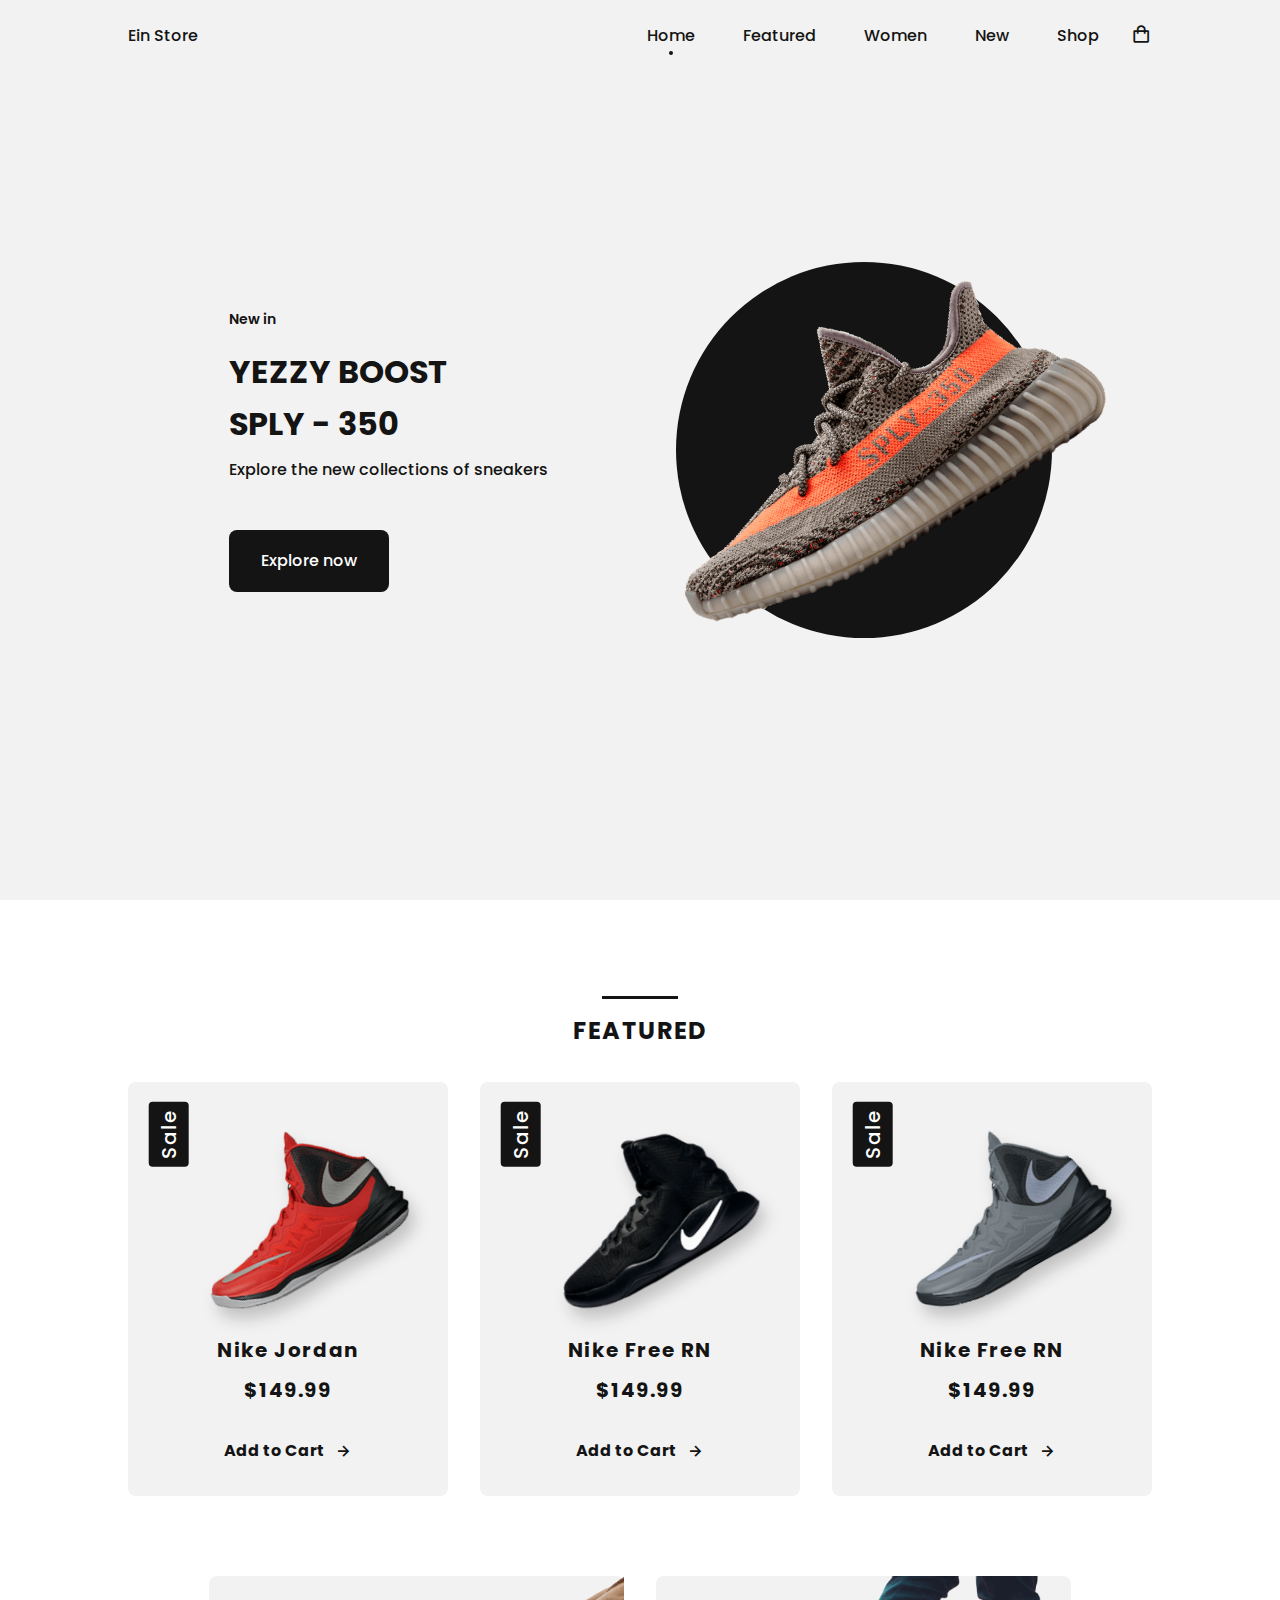
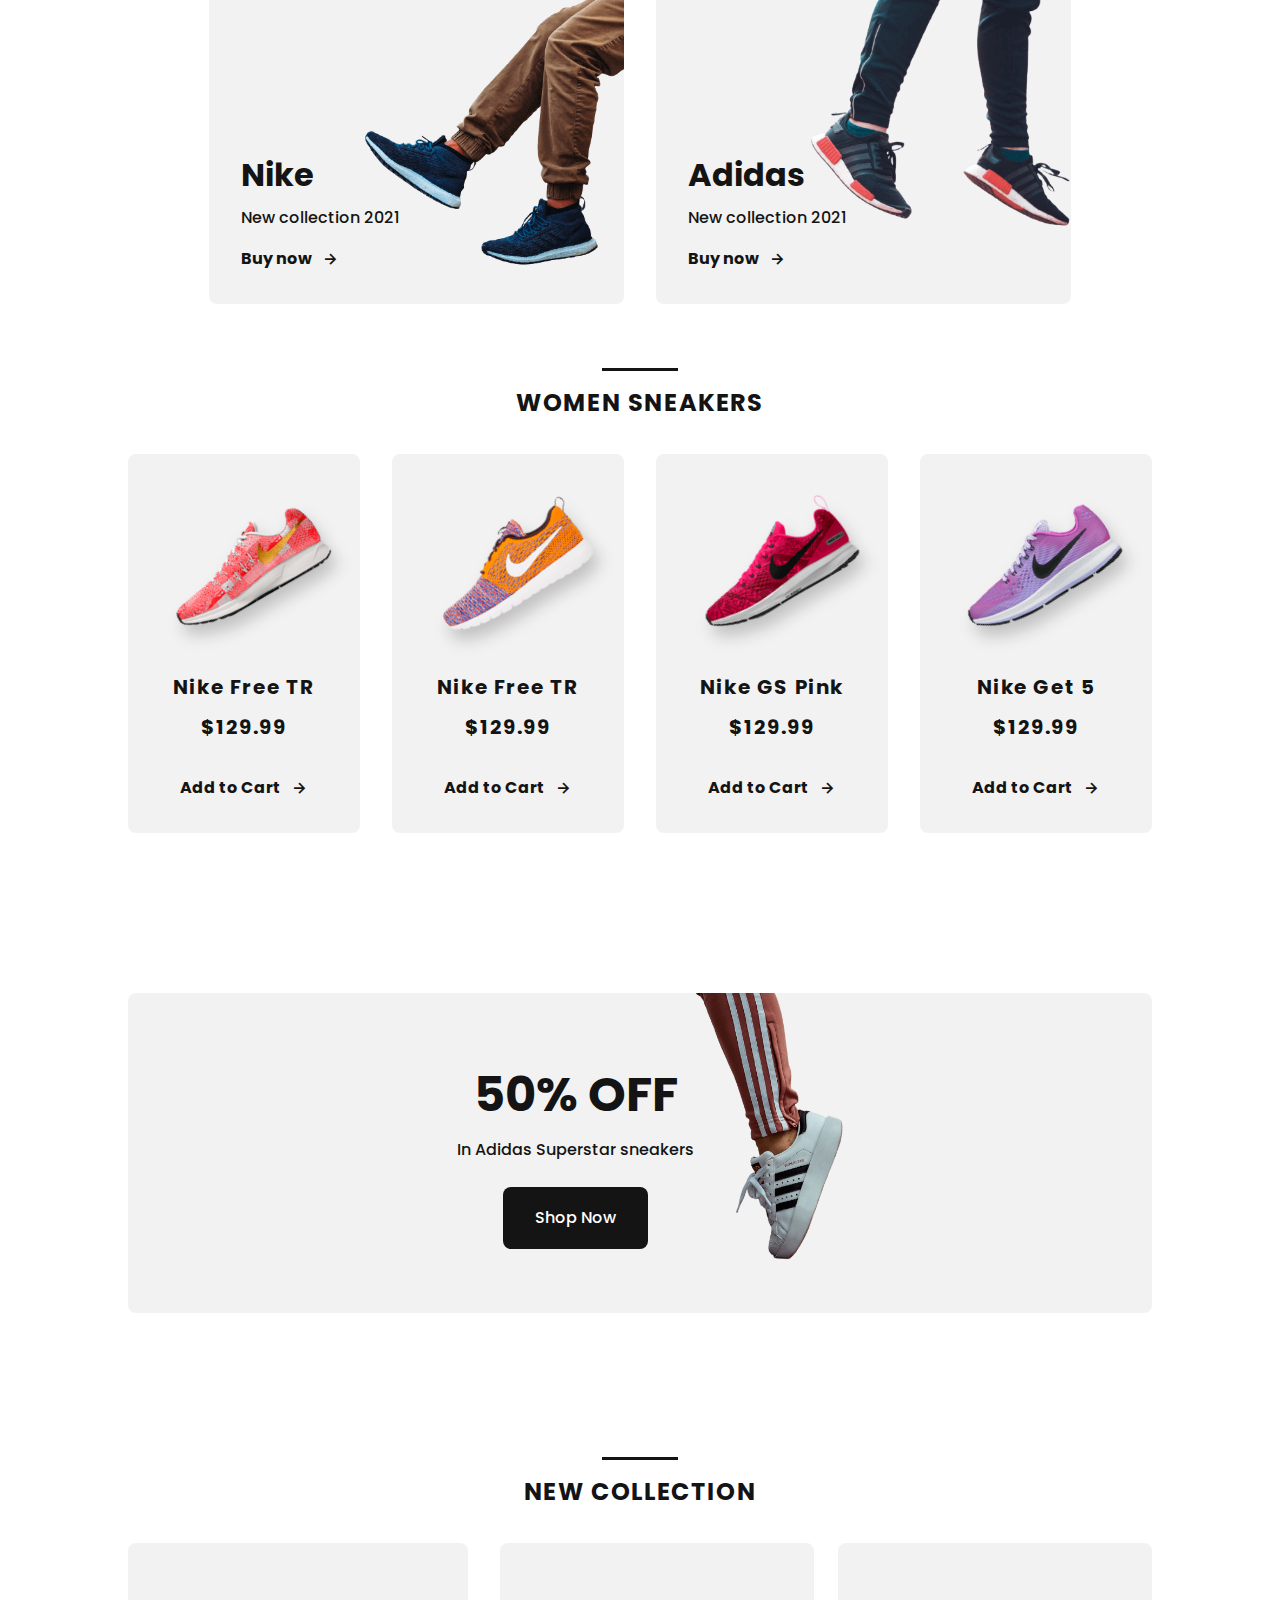
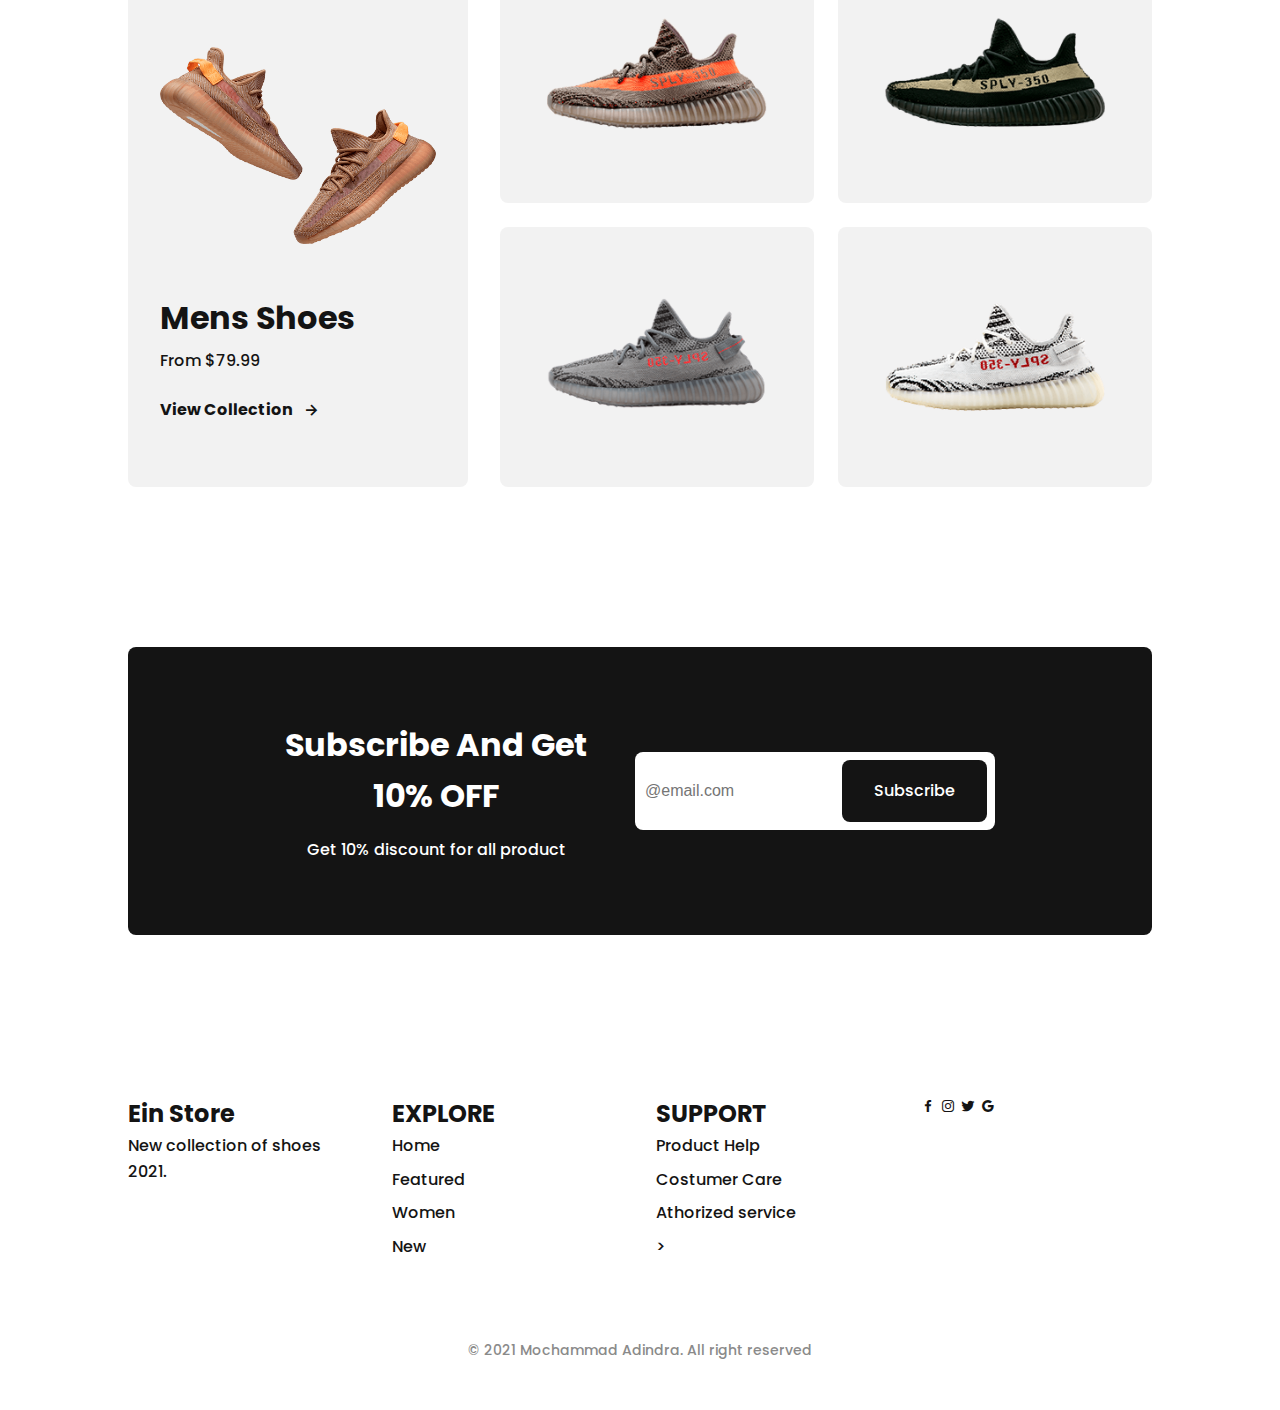
<file: index.html>
<!DOCTYPE html>
<html lang="en">

<head>
    <meta charset="UTF-8">
    <meta name="viewport" content="width=device-width, initial-scale=1.0">

    <!-- ===== CSS ===== -->
    <link rel="stylesheet" href="assets/css/styles.css">

    <!-- ===== BOX ICONS ===== -->
    <link href='https://unpkg.com/boxicons@2.0.7/css/boxicons.min.css' rel='stylesheet'>

    <title>Responsive Ecommerce Website Sneakers</title>
</head>

<body>
    <!--===== HEADER =====-->
    <header class="header_top" id="header">
        <nav class="nav bd-grid">
            <div class="nav__toggle" id="nav-toggle">
                <i class="bx bxs-grid"></i>
            </div>

            <a href="#" class="nav__logo">Ein Store</a>

            <div class="nav__menu" id="nav-menu">
                <ul class="nav__list">
                    <li class="nav__item"><a href="#home" class="nav__link active">Home</a></li>
                    <li class="nav__item"><a href="#featured" class="nav__link">Featured</a></li>
                    <li class="nav__item"><a href="#women" class="nav__link">Women</a></li>
                    <li class="nav__item"><a href="#new" class="nav__link">New</a></li>
                    <li class="nav__item"><a href="./shop.html" class="nav__link">Shop</a></li>
                </ul>
            </div>

            <div class="nav__shop">
                <i class='bx bx-shopping-bag'></i>
            </div>
        </nav>
    </header>

    <main class="l-main">
        <!--===== HOME =====-->
        <section class="home" id="home">
            <div class="home__container bd-grid">
                <div class="home__sneaker">
                    <div class="home__shape"></div>
                    <img src="assets/img/imghome.png" alt="" class="home__img">
                </div>

                <div class="home__data">
                    <span class="home__new">New in</span>
                    <h1 class="home__title">YEZZY BOOST <br> SPLY - 350</h1>
                    <p class="home__description">Explore the new collections of sneakers</p>
                    <a href="#" class="button">Explore now</a>
                </div>
            </div>
        </section>

        <!--===== FEATURED =====-->
        <section class="featured section" id="featured">
            <h2 class="section-title">FEATURED</h2>

            <div class="featured__container bd-grid">
                <article class="sneaker">
                    <div class="sneaker__sale">Sale</div>
                    <img src="assets/img/featured1.png" alt="" class="sneaker__img">
                    <span class="sneaker__name">Nike Jordan</span>
                    <span class="sneaker__preci">$149.99</span>
                    <a href="" class="button-light">Add to Cart <i class='bx bx-right-arrow-alt button-icon'></i></a>
                </article>

                <article class="sneaker">
                    <div class="sneaker__sale">Sale</div>
                    <img src="assets/img/featured2.png" alt="" class="sneaker__img">
                    <span class="sneaker__name">Nike Free RN</span>
                    <span class="sneaker__preci">$149.99</span>
                    <a href="" class="button-light">Add to Cart <i class='bx bx-right-arrow-alt button-icon'></i></a>
                </article>

                <article class="sneaker">
                    <div class="sneaker__sale">Sale</div>
                    <img src="assets/img/featured3.png" alt="" class="sneaker__img">
                    <span class="sneaker__name">Nike Free RN</span>
                    <span class="sneaker__preci">$149.99</span>
                    <a href="" class="button-light">Add to Cart <i class='bx bx-right-arrow-alt button-icon'></i></a>
                </article>
            </div>
        </section>

        <!--===== COLLECTION =====-->
        <section class="collection" section>
            <div class="collection__container bd-grid">
                <div class="collection__card">
                    <div class="collection__data">
                        <h3 class="collection__name">Nike</h3>
                        <p class="collection__description">New collection 2021</p>
                        <a href="#" class="button-light">Buy now <i class='bx bx-right-arrow-alt button-icon'></i></a>
                    </div>

                    <img src="assets/img/collection1.png" alt="" class="collection__img">
                </div>

                <div class="collection__card">
                    <div class="collection__data">
                        <h3 class="collection__name">Adidas</h3>
                        <p class="collection__description">New collection 2021</p>
                        <a href="#" class="button-light">Buy now <i class='bx bx-right-arrow-alt button-icon'></i></a>
                    </div>

                    <img src="assets/img/collection2.png" alt="" class="collection__img">
                </div>
            </div>
        </section>

        <!--===== WOMEN SNEAKERS =====-->
        <section class="women section" id="women">
            <h2 class="section-title">WOMEN SNEAKERS</h2>

            <div class="women__container bd-grid">
                <article class="sneaker">
                    <img src="assets/img/women1.png" alt="" class="sneaker__img">
                    <span class="sneaker__name">Nike Free TR</span>
                    <span class="sneaker__preci">$129.99</span>
                    <a href="" class="button-light">Add to Cart <i class='bx bx-right-arrow-alt button-icon'></i></a>
                </article>

                <article class="sneaker">
                    <img src="assets/img/women2.png" alt="" class="sneaker__img">
                    <span class="sneaker__name">Nike Free TR</span>
                    <span class="sneaker__preci">$129.99</span>
                    <a href="" class="button-light">Add to Cart <i class='bx bx-right-arrow-alt button-icon'></i></a>
                </article>

                <article class="sneaker">
                    <img src="assets/img/women3.png" alt="" class="sneaker__img">
                    <span class="sneaker__name">Nike GS Pink</span>
                    <span class="sneaker__preci">$129.99</span>
                    <a href="" class="button-light">Add to Cart <i class='bx bx-right-arrow-alt button-icon'></i></a>
                </article>

                <article class="sneaker">
                    <img src="assets/img/women4.png" alt="" class="sneaker__img">
                    <span class="sneaker__name">Nike Get 5</span>
                    <span class="sneaker__preci">$129.99</span>
                    <a href="" class="button-light">Add to Cart <i class='bx bx-right-arrow-alt button-icon'></i></a>
                </article>
            </div>
        </section>

        <!--===== OFFER =====-->
        <section class="offer section">
            <div class="offer__container bd-grid">
                <div class="offer__data">
                    <h3 class="offer__title">50% OFF</h3>
                    <p class="offer__description">In Adidas Superstar sneakers</p>
                    <a href="#" class="button">Shop Now</a>
                </div>
                
                <img src="assets/img/offert.png" alt="" class="offer__img">
                
            </div>
        </section>

        <section class="new section" id="new">
            <h2 class="section-title">NEW COLLECTION</h2>

            <div class="new__container bd-grid">
                <div class="new__mens">
                    <img src="assets/img/new1.png" alt="" class="new__mens-img">
                    <h3 class="new__title">Mens Shoes</h3>
                    <span class="new__preci">From $79.99</span>
                    <a href="#" class="button-light">View Collection<i class='bx bx-right-arrow-alt button-icon'></i></a>
                </div>

                <div class="new__sneaker">
                    <div class="new__sneaker-card">
                        <img src="assets/img/new2.png" alt="" class="new__sneaker-img">
                        <div class="new__sneaker-overlay">
                            <a href="#" class="button">Add to Cart</a>
                        </div>
                    </div>

                    <div class="new__sneaker-card">
                        <img src="assets/img/new3.png" alt="" class="new__sneaker-img">
                        <div class="new__sneaker-overlay">
                            <a href="#" class="button">Add to Cart</a>
                        </div>
                    </div>

                    <div class="new__sneaker-card">
                        <img src="assets/img/new4.png" alt="" class="new__sneaker-img">
                        <div class="new__sneaker-overlay">
                            <a href="#" class="button">Add to Cart</a>
                        </div>
                    </div>

                    <div class="new__sneaker-card">
                        <img src="assets/img/new5.png" alt="" class="new__sneaker-img">
                        <div class="new__sneaker-overlay">
                            <a href="#" class="button">Add to Cart</a>
                        </div>
                    </div>
                </div>
            </div>
        </section>

        <!--===== NEWSLETTER =====-->
        <section class="newsletter section">
            <div class="newsletter__container bd-grid">
                <div>
                    <h3 class="newsletter__title">Subscribe And Get <br> 10% OFF</h3>
                    <p class="newsletter__description">Get 10% discount for all product</p>
                </div>

                <form action="" class="newsletter__subscribe">
                    <input type="text" placeholder="@email.com" class="newsletter__input">
                    <a href="#" class="button">Subscribe</a>
                </form>
            </div>
        </section>
    </main>

    <!--===== FOOTER =====-->
    <footer class="footer section">
        <div class="footer__container bd-grid">
            <div class="footer__box">
                <h3 class="footer__title">Ein Store</h3>
                <p class="footer__description">New collection of shoes 2021.</p>
            </div>
            
            <div class="footer__box">
                <h3 class="footer__title">EXPLORE</h3>
                <ul>
                    <li><a href="#home" class="footer__link">Home</a></li>
                    <li><a href="#featured" class="footer__link">Featured</a></li>
                    <li><a href="#women" class="footer__link"></a>Women</li>
                    <li><a href="#new" class="footer__link"></a>New</li>
                </ul>
            </div>
            
            <div class="footer__box">
                <h3 class="footer__title">SUPPORT</h3>
                <ul>
                    <li><a href="#" class="footer__link">Product Help</a></li>
                    <li><a href="#" class="footer__link">Costumer Care</a></li>
                    <li><a href="#" class="footer__link">Athorized service</a></li>>
                </ul>
            </div>
            
            <div class="footer__box">
                <a href="#" class="footer_social"><i class='bx bxl-facebook'></i></a>                
                <a href="#" class="footer_social"><i class='bx bxl-instagram'></i></a>                
                <a href="#" class="footer_social"><i class='bx bxl-twitter'></i></a>                
                <a href="#" class="footer_social"><i class='bx bxl-google'></i></a>                
            </div>
        </div>

        <p class="footer__copy">&#169; 2021 Mochammad Adindra. All right reserved </p>
    </footer>

    <!--===== MAIN JS =====-->
    <script src="assets/js/main.js"></script>
</body>

</html>
</file>
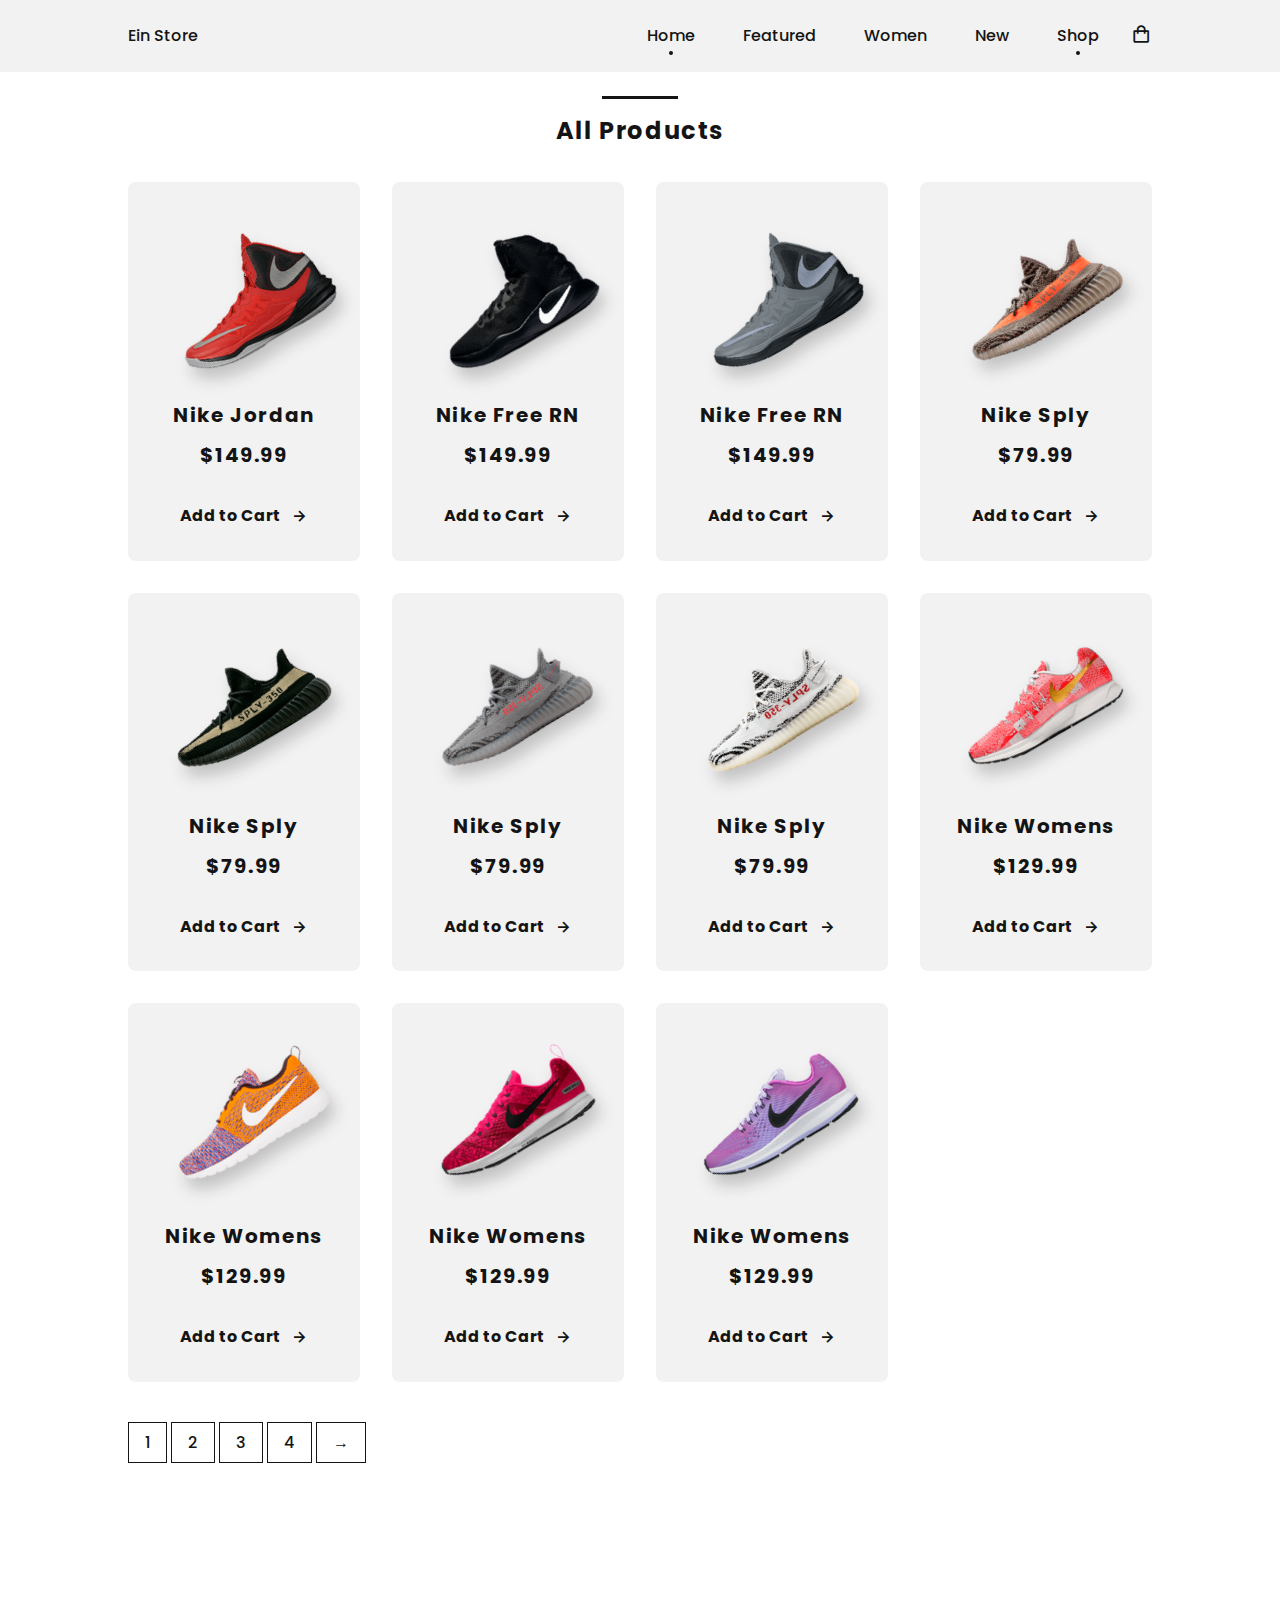
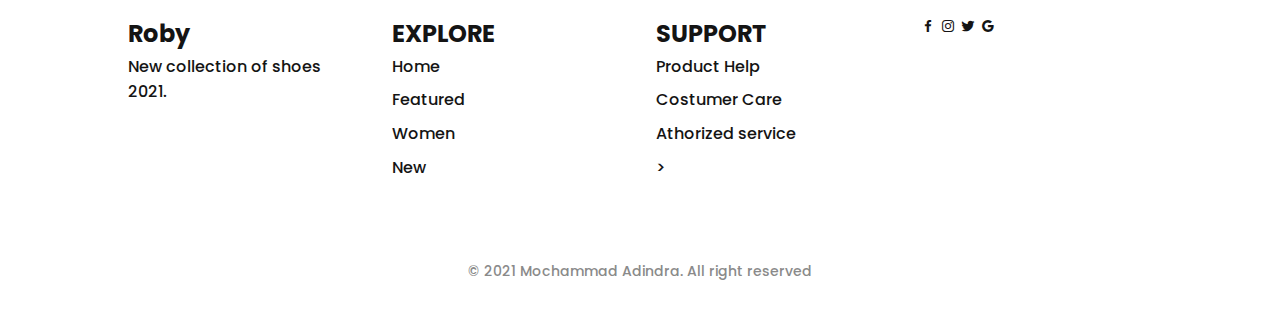
<file: shop.html>
<!DOCTYPE html>
<html lang="en">
    <head>
        <meta charset="UTF-8">
        <meta name="viewport" content="width=device-width, initial-scale=1.0">

        <!-- ===== CSS ===== -->
        <link rel="stylesheet" href="assets/css/styles.css">

        <!-- ===== BOX ICONS ===== -->
        <link href='https://unpkg.com/boxicons@2.0.7/css/boxicons.min.css' rel='stylesheet'>

        <title>Responsive Ecommerce Website Sneakers</title>
    </head>
    <body>

        <!--===== HEADER =====-->
        <header class="header_top" id="header">
            <nav class="nav bd-grid">
                <div class="nav__toggle" id="nav-toggle">
                    <i class="bx bxs-grid"></i>
                </div>
    
                <a href="#" class="nav__logo">Ein Store</a>
    
                <div class="nav__menu" id="nav-menu">
                    <ul class="nav__list">
                        <li class="nav__item"><a href="./index.html" class="nav__link active">Home</a></li>
                        <li class="nav__item"><a href="./index.html#featured" class="nav__link">Featured</a></li>
                        <li class="nav__item"><a href="./index.html#women" class="nav__link">Women</a></li>
                        <li class="nav__item"><a href="./index.html#new" class="nav__link">New</a></li>
                        <li class="nav__item"><a href="#shop" class="nav__link active">Shop</a></li>
                    </ul>
                </div>
    
                <div class="nav__shop">
                    <i class='bx bx-shopping-bag'></i>
                </div>
            </nav>
        </header>

        <main class="l-main">
            <!--===== ALL PRODUCTS =====-->
            <section class="featured section" id="shop">
                <h2 class="section-title">All Products</h2>
    
                <div class="featured__container bd-grid">
                    <article class="sneaker">
                        <img src="assets/img/featured1.png" alt="" class="sneaker__img">
                        <span class="sneaker__name">Nike Jordan</span>
                        <span class="sneaker__preci">$149.99</span>
                        <a href="" class="button-light">Add to Cart <i class='bx bx-right-arrow-alt button-icon'></i></a>
                    </article>
    
                    <article class="sneaker">
                        <img src="assets/img/featured2.png" alt="" class="sneaker__img">
                        <span class="sneaker__name">Nike Free RN</span>
                        <span class="sneaker__preci">$149.99</span>
                        <a href="" class="button-light">Add to Cart <i class='bx bx-right-arrow-alt button-icon'></i></a>
                    </article>
    
                    <article class="sneaker">
                        <img src="assets/img/featured3.png" alt="" class="sneaker__img">
                        <span class="sneaker__name">Nike Free RN</span>
                        <span class="sneaker__preci">$149.99</span>
                        <a href="" class="button-light">Add to Cart <i class='bx bx-right-arrow-alt button-icon'></i></a>
                    </article>
                    
                    <article class="sneaker">
                        <img src="assets/img/new2.png" alt="" class="sneaker__img">
                        <span class="sneaker__name">Nike Sply</span>
                        <span class="sneaker__preci">$79.99</span>
                        <a href="" class="button-light">Add to Cart <i class='bx bx-right-arrow-alt button-icon'></i></a>
                    </article>

                    <article class="sneaker">
                        <img src="assets/img/new3.png" alt="" class="sneaker__img">
                        <span class="sneaker__name">Nike Sply</span>
                        <span class="sneaker__preci">$79.99</span>
                        <a href="" class="button-light">Add to Cart <i class='bx bx-right-arrow-alt button-icon'></i></a>
                    </article>

                    <article class="sneaker">
                        <img src="assets/img/new4.png" alt="" class="sneaker__img">
                        <span class="sneaker__name">Nike Sply</span>
                        <span class="sneaker__preci">$79.99</span>
                        <a href="" class="button-light">Add to Cart <i class='bx bx-right-arrow-alt button-icon'></i></a>
                    </article>

                    <article class="sneaker">
                        <img src="assets/img/new5.png" alt="" class="sneaker__img">
                        <span class="sneaker__name">Nike Sply</span>
                        <span class="sneaker__preci">$79.99</span>
                        <a href="" class="button-light">Add to Cart <i class='bx bx-right-arrow-alt button-icon'></i></a>
                    </article>

                    <article class="sneaker">
                        <img src="assets/img/women1.png" alt="" class="sneaker__img">
                        <span class="sneaker__name">Nike Womens</span>
                        <span class="sneaker__preci">$129.99</span>
                        <a href="" class="button-light">Add to Cart <i class='bx bx-right-arrow-alt button-icon'></i></a>
                    </article>

                    <article class="sneaker">
                        <img src="assets/img/women2.png" alt="" class="sneaker__img">
                        <span class="sneaker__name">Nike Womens</span>
                        <span class="sneaker__preci">$129.99</span>
                        <a href="" class="button-light">Add to Cart <i class='bx bx-right-arrow-alt button-icon'></i></a>
                    </article>

                    <article class="sneaker">
                        <img src="assets/img/women3.png" alt="" class="sneaker__img">
                        <span class="sneaker__name">Nike Womens</span>
                        <span class="sneaker__preci">$129.99</span>
                        <a href="" class="button-light">Add to Cart <i class='bx bx-right-arrow-alt button-icon'></i></a>
                    </article>
                    <article class="sneaker">
                        <img src="assets/img/women4.png" alt="" class="sneaker__img">
                        <span class="sneaker__name">Nike Womens</span>
                        <span class="sneaker__preci">$129.99</span>
                        <a href="" class="button-light">Add to Cart <i class='bx bx-right-arrow-alt button-icon'></i></a>
                    </article>
                </div>
                
                <div class="sneaker__pages bd-grid">
                    <div>
                        <span class="sneaker__pag">1</span>
                        <span class="sneaker__pag">2</span>
                        <span class="sneaker__pag">3</span>
                        <span class="sneaker__pag">4</span>
                        <span class="sneaker__pag">&#8594;</span>
                    </div>
                </div>
            </section>
        </main>

        <!--===== FOOTER =====-->
        <footer class="footer section">
            <div class="footer__container bd-grid">
                <div class="footer__box">
                    <h3 class="footer__title">Roby</h3>
                    <p class="footer__description">New collection of shoes 2021.</p>
                </div>
                
                <div class="footer__box">
                    <h3 class="footer__title">EXPLORE</h3>
                    <ul>
                        <li><a href="#home" class="footer__link">Home</a></li>
                        <li><a href="#featured" class="footer__link">Featured</a></li>
                        <li><a href="#women" class="footer__link"></a>Women</li>
                        <li><a href="#new" class="footer__link"></a>New</li>
                    </ul>
                </div>
                
                <div class="footer__box">
                    <h3 class="footer__title">SUPPORT</h3>
                    <ul>
                        <li><a href="#" class="footer__link">Product Help</a></li>
                        <li><a href="#" class="footer__link">Costumer Care</a></li>
                        <li><a href="#" class="footer__link">Athorized service</a></li>>
                    </ul>
                </div>
                
                <div class="footer__box">
                    <a href="#" class="footer_social"><i class='bx bxl-facebook'></i></a>                
                    <a href="#" class="footer_social"><i class='bx bxl-instagram'></i></a>                
                    <a href="#" class="footer_social"><i class='bx bxl-twitter'></i></a>                
                    <a href="#" class="footer_social"><i class='bx bxl-google'></i></a>                
                </div>
            </div>
    
            <p class="footer__copy">&#169; 2021 Mochammad Adindra. All right reserved </p>
        </footer>

        <!--===== MAIN JS =====-->
        <script src="assets/js/main.js"></script>
    </body>
</html>
</file>
<file: assets/css/styles.css>
/*===== GOOGLE FONTS =====*/
@import url("https://fonts.googleapis.com/css2?family=Poppins:wght@400;500;600;700&display=swap");

/*===== VARIABLES CSS =====*/
:root {
  --header-height: 3rem;

  /*===== Font weight =====*/
  --font-medium: 500;
  --font-semi-bold: 600;
  --font-bold: 700;

  /*===== Colores =====*/
  --dark-color: #141414;
  --dark-color-light: #8A8A8A;
  --dark-color-lighten: #F2F2F2;
  --white-color: #FFF;

  /*===== Font and typography =====*/
  --body-font: 'Poppins', sans-serif;
  --big-font-size: 1.25rem;
  --bigger-font-size: 1.5rem;
  --biggest-font-size: 2rem;
  --h2-font-size: 1.25rem;
  --normal-font-size: .938rem;
  --smaller-font-size: .813rem;

  /*===== Margenes =====*/
  --mb-1: .5rem;
  --mb-2: 1rem;
  --mb-3: 1.5rem;
  --mb-4: 2rem;
  --mb-5: 2.5rem;
  --mb-6: 3rem;

  /*===== z index =====*/
  --z-fixed: 100;

  /*===== Rotate img =====*/
  --rotate-img: rotate(-30deg);
}

@media screen and (min-width: 768px) {
  :root {
    --big-font-size: 1.5rem;
    --bigger-font-size: 2rem;
    --biggest-font-size: 3rem;
    --normal-font-size: 1rem;
    --smaller-font-size: .875rem;
  }
}

/*===== BASE =====*/
*,
::before,
::after {
  box-sizing: border-box;
}

html {
  scroll-behavior: smooth;
}

body {
  margin: var(--header-height) 0 0 0;
  font-family: var(--body-font);
  font-size: var(--normal-font-size);
  font-weight: var(--font-medium);
  color: var(--dark-color);
  line-height: 1.6;
}

h1,
h2,
h3,
p,
ul {
  margin: 0;
}

ul {
  padding: 0;
  list-style-type: none;
}

a {
  text-decoration: none;
  color: var(--dark-color);
}

img {
  max-width: 100%;
  height: auto;
  display: block;
}

/*===== CLASS CSS ===== */
.section {
  padding: 5rem 0 2rem;
}

.section-title {
  position: relative;
  font-size: var(--big-font-size);
  margin-bottom: var(--mb-4);
  text-align: center;
  letter-spacing: .1rem;
}

.section-title::after {
  content: '';
  position: absolute;
  width: 56px;
  height: .18rem;
  top: -1rem;
  left: 0;
  right: 0;
  margin: auto;
  background-color: var(--dark-color);
}

/*===== LAYOUT =====*/
.bd-grid {
  max-width: 1024px;
  display: grid;
  grid-template-columns: 100%;
  column-gap: 2rem;
  width: calc(100% - 2rem);
  margin-left: var(--mb-2);
  margin-right: var(--mb-2);
}

.header_top {
  width: 100%;
  position: fixed;
  top: 0;
  left: 0;
  z-index: var(--z-fixed);
  background-color: var(--dark-color-lighten);
}

/*===== NAV =====*/
.nav {
  height: var(--header-height);
  display: flex;
  justify-content: space-between;
  align-items: center;
}

@media screen and (max-width: 768px) {
  .nav__menu {
    position: fixed;
    top: var(--header-height);
    left: -100%;
    width: 70%;
    height: 100vh;
    padding: 2rem;
    background-color: var(--white-color);
    transition: .5s;
  }
}

.nav__item {
  margin-bottom: var(--mb-4);
}

.nav_logo {
  font-weight: var(--font-semi-bold);
}

.nav__toggle,
.nav__shop {
  font-size: 1.3rem;
  cursor: pointer;
}

/*Show menu*/
.show {
  left: 0;
}

/*Active link*/
.active {
  position: relative;
}

.active::before {
  content: '';
  position: absolute;
  bottom: -.5rem;
  left: 45%;
  width: 4px;
  height: 4px;
  background-color: var(--dark-color);
  border-radius: 50%;
}

/*Change color header*/
.scroll-header {
  background-color: var(--white-color);
  box-shadow: 0 2px 4px rgba(0, 0, 0, .1);
}

/*===== HOME =====*/
.home {
  background-color: var(--dark-color-lighten);
  overflow: hidden;
}

.home__container {
  height: calc(100vh - var(--header-height));
}

.home__sneaker {
  position: relative;
  display: flex;
  justify-content: center;
  align-self: center;
}

.home__shape {
  width: 220px;
  height: 220px;
  background-color: var(--dark-color);
  border-radius: 50%;
}

.home__img {
  position: absolute;
  top: 1.5rem;
  max-width: initial;
  width: 275px;
  transform: var(--rotate-img);
}

.home__new {
  display: block;
  font-size: var(--smaller-font-size);
  font-weight: var(--font-semi-bold);
  margin-bottom: var(--mb-2);
}

.home__title {
  font-size: var(--bigger-font-size);
  margin-bottom: var(--mb-1);
}

.home__description {
  margin-bottom: var(--mb-6);
}

/*BUTTONS*/
.button {
  display: inline-block;
  background-color: var(--dark-color);
  color: var(--white-color);
  padding: 1.125rem 2rem;
  font-weight: var(--font-medium);
  border-radius: .5rem;
  transition: .3s;
}

.button:hover {
  transform: translateY(-.25rem);
}

.button-light {
  display: inline-flex;
  color: var(--dark-color);
  font-weight: var(--font-bold);
  align-items: center;
}

.button-icon {
  font-size: 1.25rem;
  margin-left: var(--mb-1);
  transition: .3s;
}

.button-light:hover .button-icon {
  transform: translateY(.25rem);
}

/*===== FEATURED =====*/
.featured__container {
  row-gap: 2rem;
  grid-template-columns: repeat(auto-fit, minmax(220px, 1fr));
}

.sneaker {
  position: relative;
  display: flex;
  flex-direction: column;
  align-items: center;
  padding: 2rem;
  background-color: var(--dark-color-lighten);
  border-radius: .5rem;
  transition: .3s;
}

.sneaker__sale {
  position: absolute;
  left: .5rem;
  background-color: var(--dark-color);
  color: var(--white-color);
  padding: .25rem .5rem;
  border-radius: .25rem;
  font-size: var(--h2-font-size);
  transform: rotate(-90deg);
  letter-spacing: .1rem;
}

.sneaker__img {
  width: 220px;
  margin-top: var(--mb-3);
  margin-bottom: var(--mb-6);
  transform: var(--rotate-img);
  filter: drop-shadow(0 12px 8px rgba(0, 0, 0, .2));
}

.sneaker__name,
.sneaker__preci {
  font-size: var(--h2-font-size);
  letter-spacing: .1rem;
  font-weight: var(--font-bold);
}

.sneaker__name {
  margin-bottom: var(--mb-1);
}

.sneaker__preci {
  margin-bottom: var(--mb-4);
}

.sneaker:hover {
  transform: translateY(-.5rem);
}

.sneaker__pages {
  margin-top: var(--mb-6);
}

.sneaker__pag {
  padding: .5rem 1rem;
  border: 1px solid var(--dark-color);
}

.sneaker__pag:hover {
  background-color: var(--dark-color);
  color: var(--white-color);
}

/*===== COLLECTION =====*/
.collection__container {
  row-gap: 2rem;
  justify-content: center;
}

.collection__card {
  position: relative;
  display: flex;
  height: 328px;
  background-color: var(--dark-color-lighten);
  top: 2rem;
  padding: 2rem;
  border-radius: .5rem;
  transition: .3s;
}

.collection__data {
  align-self: flex-end;
}

.collection__img {
  position: absolute;
  top: 0;
  right: 0;
  width: 230px;
}

.collection__name {
  font-size: var(--bigger-font-size);
  margin-bottom: .25rem;
}

.collection__description {
  margin-bottom: var(--mb-2);
}

.collection__card:hover {
  transform: translateY(-.5rem);
}

/*===== WOMEN SNEAKERS =====*/
.women__container {
  row-gap: 2rem;
  grid-template-columns: repeat(auto-fit, minmax(220px, 1fr));
}

/*===== OFFER =====*/
.offer__container {
  grid-template-columns: 55% 45%;
  column-gap: 0;
  background-color: var(--dark-color-lighten);
  border-radius: .5rem;
  justify-content: center;
}

.offer__data {
  padding: 4rem 0 4rem 1.5rem;
}

.offer__title {
  font-size: var(--biggest-font-size);
  margin-bottom: .25rem;
}

.offer__description {
  margin-bottom: var(--mb-3);
}

.offer__img {
  width: 153px;
}

/*===== NEW COLLECTION  =====*/
.new__container {
  row-gap: 2rem;
}

.new__mens {
  display: flex;
  flex-direction: column;
  justify-content: center;
  background-color: var(--dark-color-lighten);
  border-radius: .5rem;
  padding: 2rem;
}

.new__mens-img {
  width: 276px;
  margin-bottom: var(--mb-3);
}

.new__title {
  font-size: var(--bigger-font-size);
  margin-bottom: .25rem;
}

.new__preci {
  display: block;
  margin-bottom: var(--mb-3);
}

.new__sneaker {
  display: grid;
  gap: 1.5rem;
  grid-template-columns: repeat(auto-fit, minmax(220px, 1fr));
}

.new__sneaker-card {
  position: relative;
  padding: 3.5rem 1.5rem;
  background-color: var(--dark-color-lighten);
  border-radius: .5rem;
  overflow: hidden;
  display: flex;
  justify-content: center;
}

.new__sneaker-img {
  width: 220px;
}

.new__sneaker-overlay {
  position: absolute;
  left: 0;
  bottom: -100%;
  width: 100%;
  height: 100%;
  display: flex;
  justify-content: center;
  align-items: center;
  background-color: rgba(138, 138, 138, .3);
  transition: .3s;
}

.new__sneaker-card:hover .new__sneaker-overlay {
  bottom: 0;
}

/*===== NEWSLETTER =====*/
.newsletter__container {
  background-color: var(--dark-color);
  color: var(--white-color);
  padding: 2rem .5rem;
  border-radius: .5rem;
  text-align: center;
}

.newsletter__title {
  font-size: var(--bigger-font-size);
  margin-bottom: var(--mb-2);
}

.newsletter__description {
  margin-bottom: var(--mb-5);
}

.newsletter__subscribe {
  display: flex;
  column-gap: .5rem;
  background-color: var(--white-color);
  padding: .5rem;
  border-radius: .5rem;
}

.newsletter__input {
  outline: none;
  border: none;
  width: 90%;
  font-size: var(--normal-font-size);
}

.newslatter__input::placeholder {
  color: var(--dark-color);
  font-family: var(--body-font);
  font-size: var(--normal-font-size);
  font-weight: var(--font-semi-bold);
}

/*===== FOOTER =====*/
.footer__container {
  grid-template-columns: repeat(auto-fit, minmax(220px, 1fr));
}

.footer__box {
  margin-bottom: var(--mb-4);
}

.footer__title {
  font-size: var(--big-font-size);
}

.footer__link {
  display: block;
  width: max-content;
  margin-bottom: var(--mb-1);
}

.footer__social {
  font-size: 1.5rem;
  margin-right: 1.25rem;
}

.footer__copy {
  padding-top: 3rem;
  font-size: var(--smaller-font-size);
  color: var(--dark-color-light);
  text-align: center;
}

/* ===== MEDIA QUERIES =====*/
@media screen and (min-width: 576px) {
  .collection__container {
    grid-template-columns: 415px;
  }

  .collection__img {
    width: 260px;
  }

  .offer__container {
    grid-template-columns: max-content max-content;
  }

  .offer__data {
    text-align: center;
  }

  .new__mens {
    align-items: center;
  }
}

@media screen and (min-width: 768px) {
  body {
    margin: 0;
  }

  .section {
    padding: 7rem 0 3rem;
  }

  .section-title::after {
    width: 76px;
  }

  .nav {
    height: calc(var(--header-height) + 1.5rem);
  }

  .nav__menu {
    margin-left: auto;
  }

  .nav__list {
    display: flex;
  }

  .nav__item {
    margin-left: var(--mb-6);
    margin-bottom: 0;
  }

  .nav__toggle {
    display: none;
  }

  .home__container {
    height: 100vh;
    grid-template-columns: max-content max-content;
    justify-content: center;
    align-items: center;
  }

  .home__sneaker {
    order: 1;
  }

  .home__shape {
    width: 376px;
    height: 376px;
  }

  .home__img {
    width: 470px;
    top: 3.5rem;
    right: 0;
    left: -3rem;
  }

  .newsletter__container {
    grid-template-columns: max-content max-content;
    justify-content: center;
    align-items: center;
    padding: 4.5rem 2rem;
    column-gap: 3rem;
  }

  .newsletter__description {
    margin-bottom: 0;
  }

  .newsletter__subscribe {
    width: 360px;
    height: max-content;
  }
}

@media screen and (min-width: 1024px) {
  .bd-grid {
    margin-left: auto;
    margin-right: auto;
  }

  .home__container {
    column-gap: 8rem;
  }

  .collection__container {
    grid-template-columns: repeat(2, 415px);
  }

  .new__container {
    grid-template-columns: max-content 1fr;
  }

  .new__mens {
    align-items: initial;
    justify-content: flex-end;
    padding: 4rem 2rem;
  }

  .new__mens-img {
    margin-bottom: var(--mb-6);
  }
}
</file>
